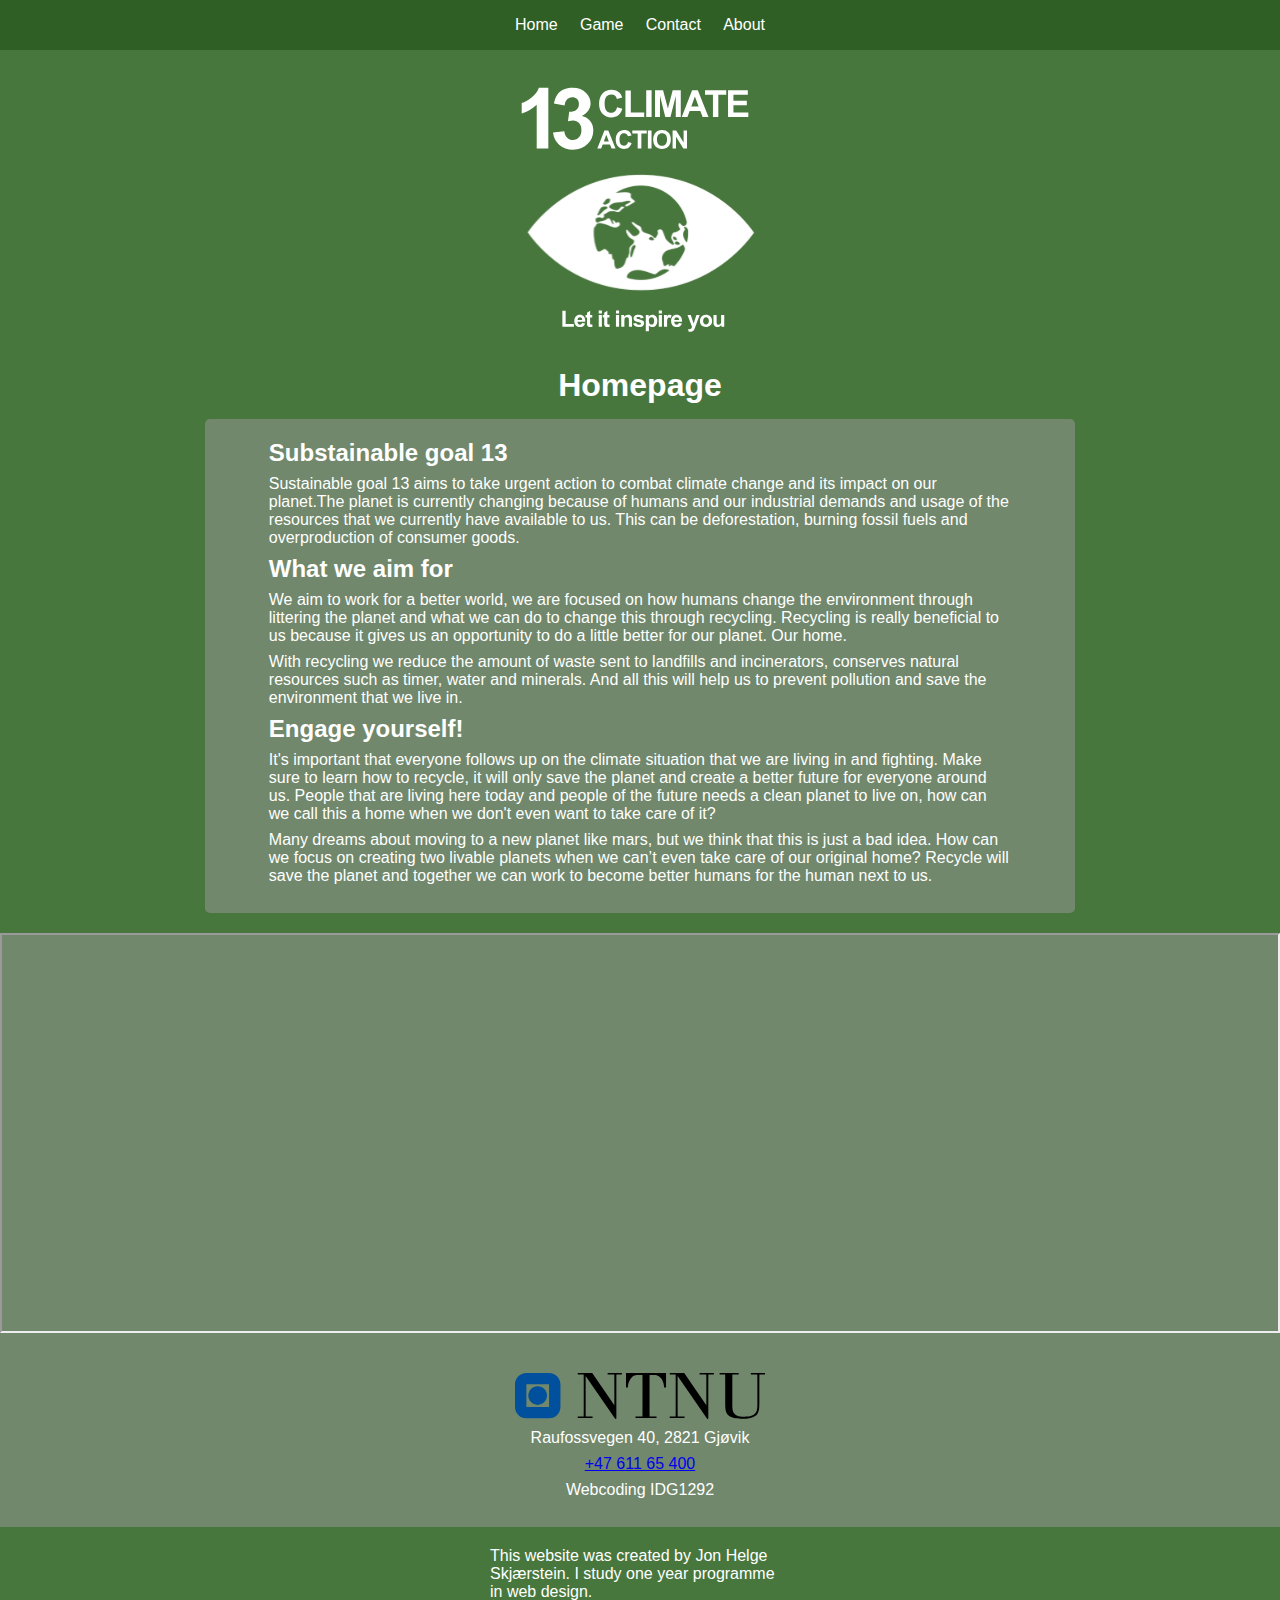
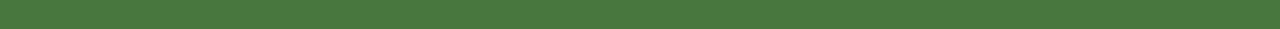
<file: index.html>
<!DOCTYPE html>
<html lang="en">

<head>
    <meta charset="UTF-8">
    <meta http-equiv="X-UA-Compatible" content="IE=edge">
    <meta name="viewport" content="width=device-width, initial-scale=1.0">
    <link rel="stylesheet" href="./style.css">
    <link rel="icon" href="./img/favicon.png">
    <title>Homepage</title>
</head>

<body>
    <header>
        <nav>
            <ul>
                <li><a href="./index.html">Home</a></li>
                <li><a href="./game.html">Game</a></li>
                <li><a href="./contact.html">Contact</a></li>
                <li><a href="./about.html">About</a></li>
            </ul>
        </nav>
    </header>
    <main>
        <div class="goal13">
            <img src="./img/Goal13.svg" alt="Goal 13">
        </div>
        <h1>Homepage</h1>
        <article>
            <h2>Substainable goal 13</h2>
            <p>
                Sustainable goal 13 aims to take urgent action to combat climate change and its impact on our planet.The
                planet is currently changing because of humans and our industrial demands and usage of the resources
                that we currently have available to us. This can be deforestation, burning fossil fuels and
                overproduction of consumer goods.
            </p>
            <h2>What we aim for</h2>
            <p>
                We aim to work for a better world, we are focused on how humans change the environment through littering
                the planet and what we can do to change this through recycling. Recycling is really beneficial to us
                because it gives us an opportunity to do a little better for our planet. Our home.
            </p>
            <p>
                With recycling we reduce the amount of waste sent to landfills and incinerators, conserves natural
                resources such as timer, water and minerals. And all this will help us to prevent pollution and save the
                environment that we live in.
            </p>
            <h2>Engage yourself!</h2>
            <p>
                It's important that everyone follows up on the climate situation that we are living in and fighting.
                Make sure to learn how to recycle, it will only save the planet and create a better future for everyone
                around us. People that are living here today and people of the future needs a clean planet to live on,
                how can we call this a home when we don't even want to take care of it?
            </p>
            <p>
                Many dreams about moving to a new planet like mars, but we think that this is just a bad idea. How can
                we focus on creating two livable planets when we can’t even take care of our original home? Recycle will
                save the planet and together we can work to become better humans for the human next to us.
            </p>
        </article>
    </main>
    <footer>
        <div class="ntnu-logo">
            <iframe
                src="https://www.google.com/maps/embed?pb=!1m18!1m12!1m3!1d1947.095541868066!2d10.679998651840831!3d60.789731782106045!2m3!1f0!2f0!3f0!3m2!1i1024!2i768!4f13.1!3m3!1m2!1s0x4641da14f48bc6d1%3A0x15d7b34504988672!2sNTNU%20i%20Gj%C3%B8vik!5e0!3m2!1sno!2sno!4v1669051239756!5m2!1sno!2sno">
            </iframe>
            <img src="./img/NTNU-logo.svg" alt="NTNU Logo">
            <p>
                Raufossvegen 40, 2821 Gjøvik
            </p>
            <p>
                <a href="tel:+4761165400">+47 611 65 400</a>
            </p>
            <p>
                Webcoding IDG1292
            </p>
        </div>
        <div class="personal-credit">
            <p>
                This website was created by Jon Helge Skjærstein. I study one year programme in web design.
            </p>
        </div>
    </footer>
</body>

</html>
</file>
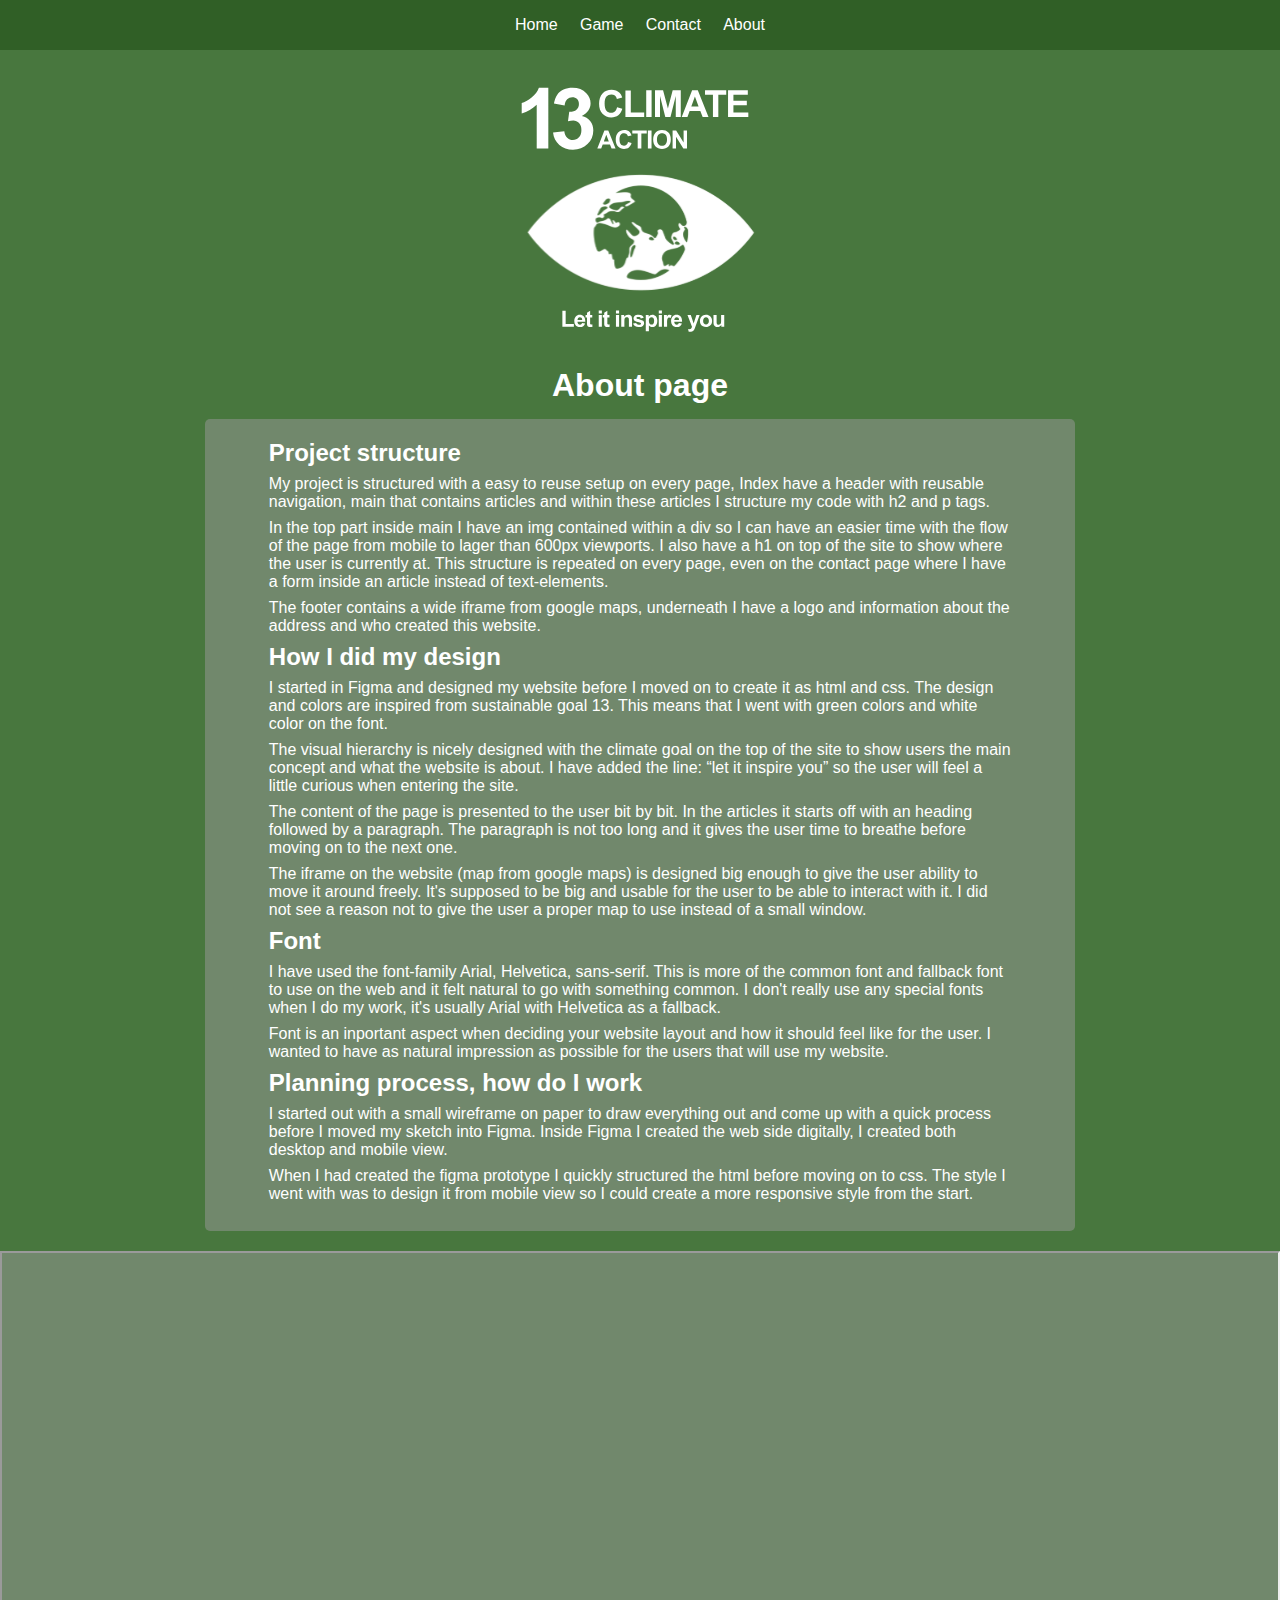
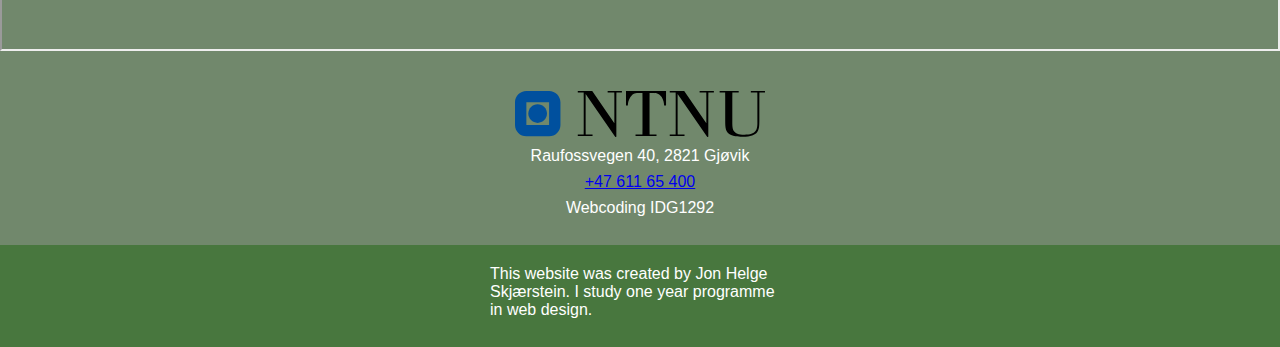
<file: about.html>
<!DOCTYPE html>
<html lang="en">

<head>
    <meta charset="UTF-8">
    <meta http-equiv="X-UA-Compatible" content="IE=edge">
    <meta name="viewport" content="width=device-width, initial-scale=1.0">
    <link rel="stylesheet" href="./style.css">
    <link rel="icon" href="./img/favicon.png">
    <title>About</title>
</head>

<body>
    <header>
        <nav>
            <ul>
                <li><a href="./index.html">Home</a></li>
                <li><a href="./game.html">Game</a></li>
                <li><a href="./contact.html">Contact</a></li>
                <li><a href="./about.html">About</a></li>
            </ul>
        </nav>
    </header>
    <main>
        <div class="goal13">
            <img src="./img/Goal13.svg" alt="Goal 13">
        </div>
        <h1>About page</h1>
        <article>
            <h2>Project structure</h2>
            <p>
                My project is structured with a easy to reuse setup on every page, Index have a header with reusable
                navigation, main that contains articles and within these articles I structure my code with h2 and p
                tags.
            </p>
            <p>
                In the top part inside main I have an img contained within a div so I can have an easier time with the
                flow of the page from mobile to lager than 600px viewports. I also have a h1 on top of the site to show
                where the user is currently at. This structure is repeated on every page, even on the contact page where
                I have a form inside an article instead of text-elements.
            </p>
            <p>
                The footer contains a wide iframe from google maps, underneath I have a logo and information about the
                address and who created this website.
            </p>
            <h2>How I did my design</h2>
            <p>
                I started in Figma and designed my website before I moved on to create it as html and css. The design
                and colors are inspired from sustainable goal 13. This means that I went with green colors and white
                color on the font.
            </p>
            <p>
                The visual hierarchy is nicely designed with the climate goal on the top of the site to show users the
                main concept and what the website is about. I have added the line: “let it inspire you” so the user will
                feel a little curious when entering the site.
            </p>
            <p>
                The content of the page is presented to the user bit by bit. In the articles it starts off with an
                heading followed by a paragraph. The paragraph is not too long and it gives the user time to breathe
                before moving on to the next one.
            </p>
            <p>
                The iframe on the website (map from google maps) is designed big enough to give the user ability to move
                it around freely. It's supposed to be big and usable for the user to be able to interact with it. I did
                not see a reason not to give the user a proper map to use instead of a small window.
            </p>
            <h2>Font</h2>
            <p>
                I have used the font-family Arial, Helvetica, sans-serif. This is more of the common font and fallback
                font to use on the web and it felt natural to go with something common. I don't really use any special
                fonts when I do my work, it's usually Arial with Helvetica as a fallback.
            </p>
            <p>
                Font is an inportant aspect when deciding your website layout and how it should feel like for the user.
                I wanted to have as natural impression as possible for the users that will use my website.
            </p>

            <h2>Planning process, how do I work</h2>
            <p>
                I started out with a small wireframe on paper to draw everything out and come up with a quick process
                before I moved my sketch into Figma. Inside Figma I created the web side digitally, I created both
                desktop and mobile view.
            </p>
            <p>
                When I had created the figma prototype I quickly structured the html before moving on to css. The style
                I went with was to design it from mobile view so I could create a more responsive style from the start.
            </p>
        </article>
    </main>
    <footer>
        <div class="ntnu-logo">
            <iframe
                src="https://www.google.com/maps/embed?pb=!1m18!1m12!1m3!1d1947.095541868066!2d10.679998651840831!3d60.789731782106045!2m3!1f0!2f0!3f0!3m2!1i1024!2i768!4f13.1!3m3!1m2!1s0x4641da14f48bc6d1%3A0x15d7b34504988672!2sNTNU%20i%20Gj%C3%B8vik!5e0!3m2!1sno!2sno!4v1669051239756!5m2!1sno!2sno">
            </iframe>
            <img src="./img/NTNU-logo.svg" alt="NTNU Logo">
            <p>
                Raufossvegen 40, 2821 Gjøvik
            </p>
            <p>
                <a href="tel:+4761165400">+47 611 65 400</a>
            </p>
            <p>
                Webcoding IDG1292
            </p>
        </div>
        <div class="personal-credit">
            <p>
                This website was created by Jon Helge Skjærstein. I study one year programme in web design.
            </p>
        </div>
    </footer>
</body>

</html>
</file>
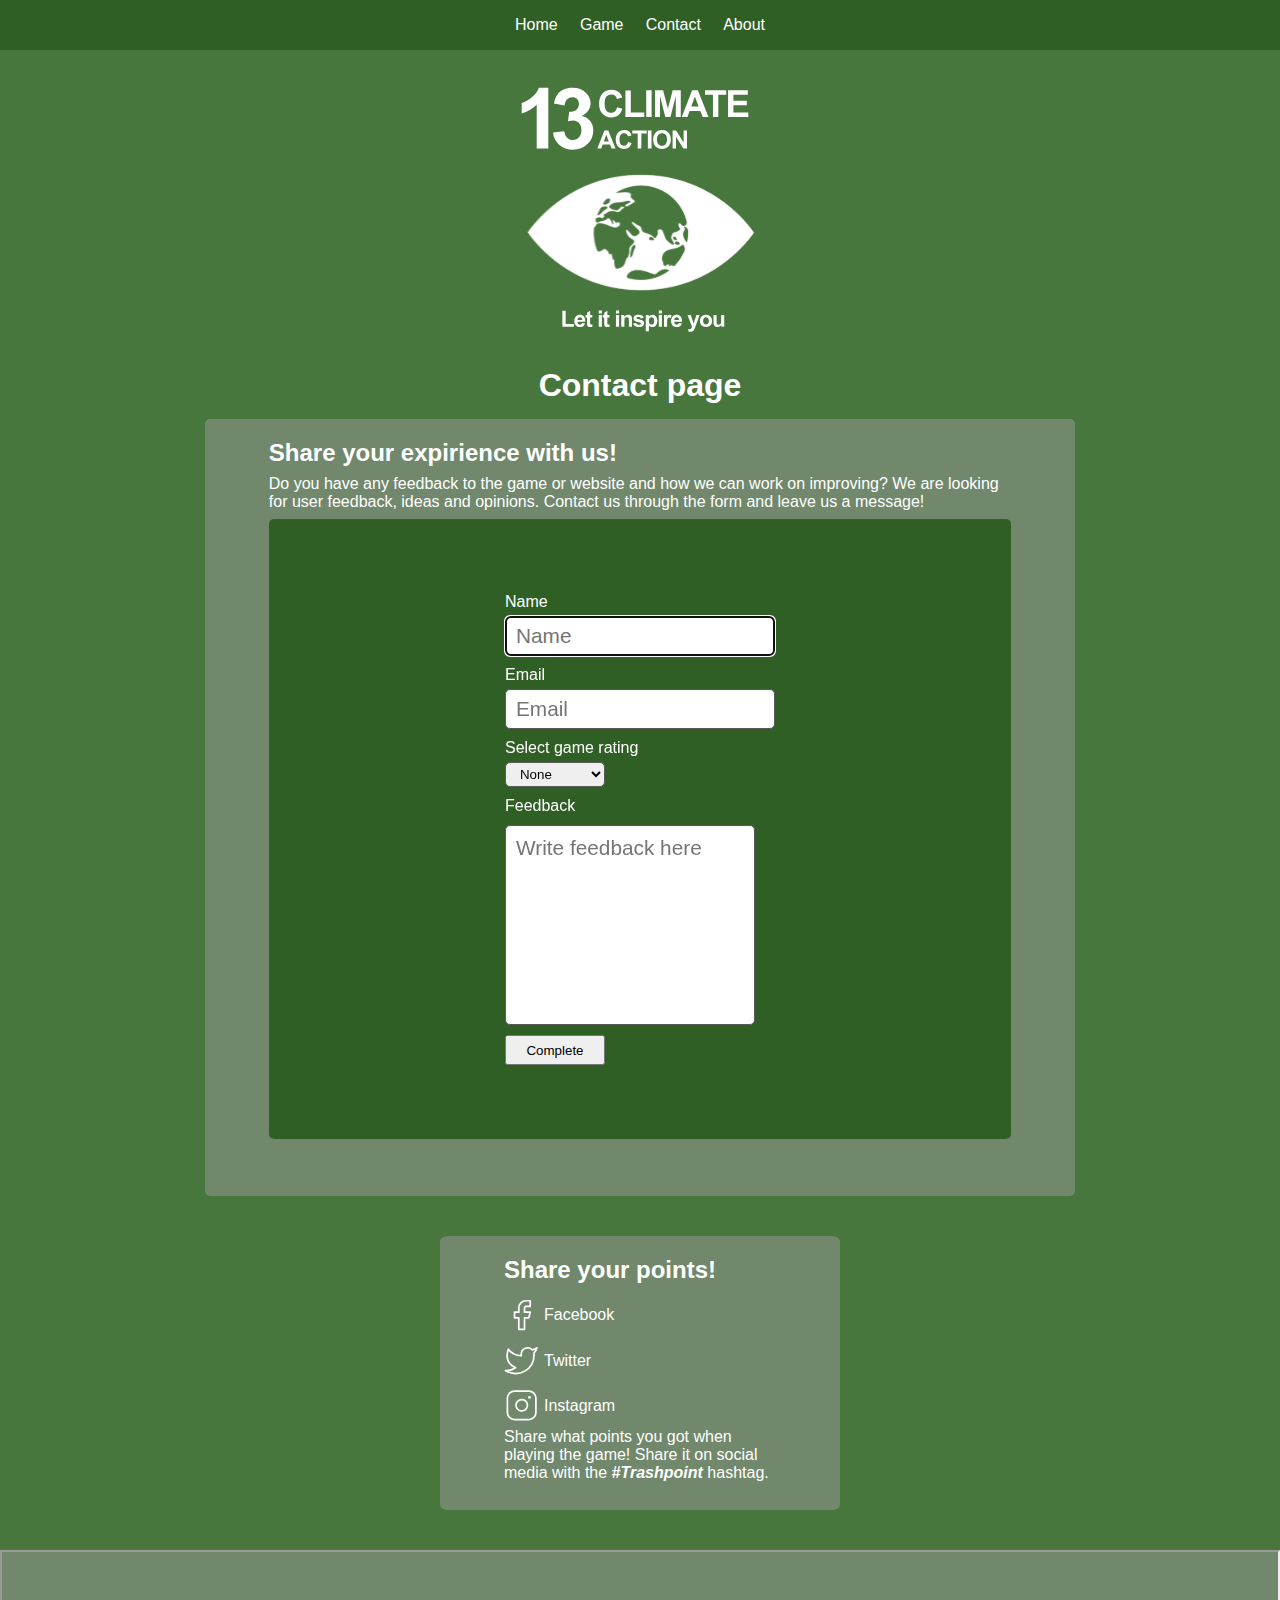
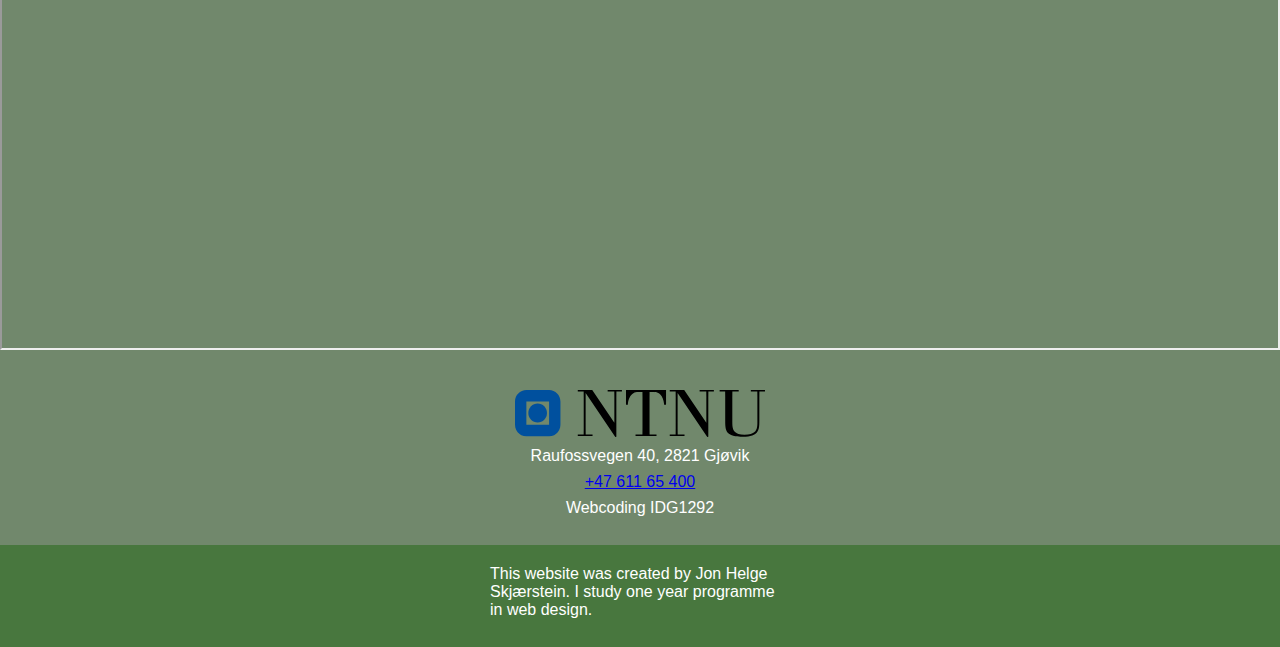
<file: contact.html>
<!DOCTYPE html>
<html lang="en">

<head>
    <meta charset="UTF-8">
    <meta http-equiv="X-UA-Compatible" content="IE=edge">
    <meta name="viewport" content="width=device-width, initial-scale=1.0">
    <link rel="stylesheet" href="./style.css">
    <link rel="icon" href="./img/favicon.png">
    <title>Contact</title>
</head>

<body>
    <header>
        <nav>
            <ul>
                <li><a href="./index.html">Home</a></li>
                <li><a href="./game.html">Game</a></li>
                <li><a href="./contact.html">Contact</a></li>
                <li><a href="./about.html">About</a></li>
            </ul>
        </nav>
    </header>
    <main>
        <div class="goal13">
            <img src="./img/Goal13.svg" alt="Goal 13">
        </div>
        <h1>Contact page</h1>
        <article>
            <div class="form-text">
                <h2>Share your expirience with us!</h2>
                <p>
                    Do you have any feedback to the game or website and how we can work on improving? We are looking for
                    user feedback, ideas and opinions. Contact us through the form and leave us a message!
                </p>
            </div>
            <div class="form-wrap">
                <form id="form" action="./contact.html">
                    <div class="name">
                        <label for="firstname">Name</label>
                        <input id="firstname" type="text" name="full_name" placeholder="Name" autofocus="autofocus"
                            value="" required>
                    </div>
                    <div class="email">
                        <label for="emailaddr">Email</label>
                        <input id="emailaddr" type="email" name="emailaddr" placeholder="Email" required>
                    </div>
                    <div class="rating">
                        <label for="rating">Select game rating</label>
                        <select id="rating" name="rating" required>
                            <option value="" selected>None</option>
                            <option value="bad">Bad</option>
                            <option value="good">Good</option>
                            <option value="super">Super</option>
                        </select>
                    </div>
                    <div class="feedback">
                        <label for="textarea">Feedback</label>
                        <textarea id="textarea" name="textarea" placeholder="Write feedback here"></textarea>
                    </div>
                    <button type="submit" name="submit">Complete</button>
                </form>
            </div>
        </article>
        <article class="social">
            <h2>Share your points!</h2>
            <a href="https://www.facebook.com/"><img src="./img/facebook.svg" alt="Facebook">Facebook</a>
            <a href="https://twitter.com/"><img src="./img/twitter.svg" alt="Twitter">Twitter</a>
            <a href="https://www.instagram.com/"><img src="./img/instagram.svg" alt="Instagram">Instagram</a>
            <p>
                Share what points you got when playing the game! Share it on social media with the
                <span>#Trashpoint</span> hashtag.
            </p>
        </article>
    </main>
    <footer>
        <div class="ntnu-logo">
            <iframe
                src="https://www.google.com/maps/embed?pb=!1m18!1m12!1m3!1d1947.095541868066!2d10.679998651840831!3d60.789731782106045!2m3!1f0!2f0!3f0!3m2!1i1024!2i768!4f13.1!3m3!1m2!1s0x4641da14f48bc6d1%3A0x15d7b34504988672!2sNTNU%20i%20Gj%C3%B8vik!5e0!3m2!1sno!2sno!4v1669051239756!5m2!1sno!2sno">
            </iframe>
            <img src="./img/NTNU-logo.svg" alt="NTNU Logo">
            <p>
                Raufossvegen 40, 2821 Gjøvik
            </p>
            <p>
                <a href="tel:+4761165400">+47 611 65 400</a>
            </p>
            <p>
                Webcoding IDG1292
            </p>
        </div>
        <div class="personal-credit">
            <p>
                This website was created by Jon Helge Skjærstein. I study one year programme in web design.
            </p>
        </div>
    </footer>
</body>

</html>
</file>
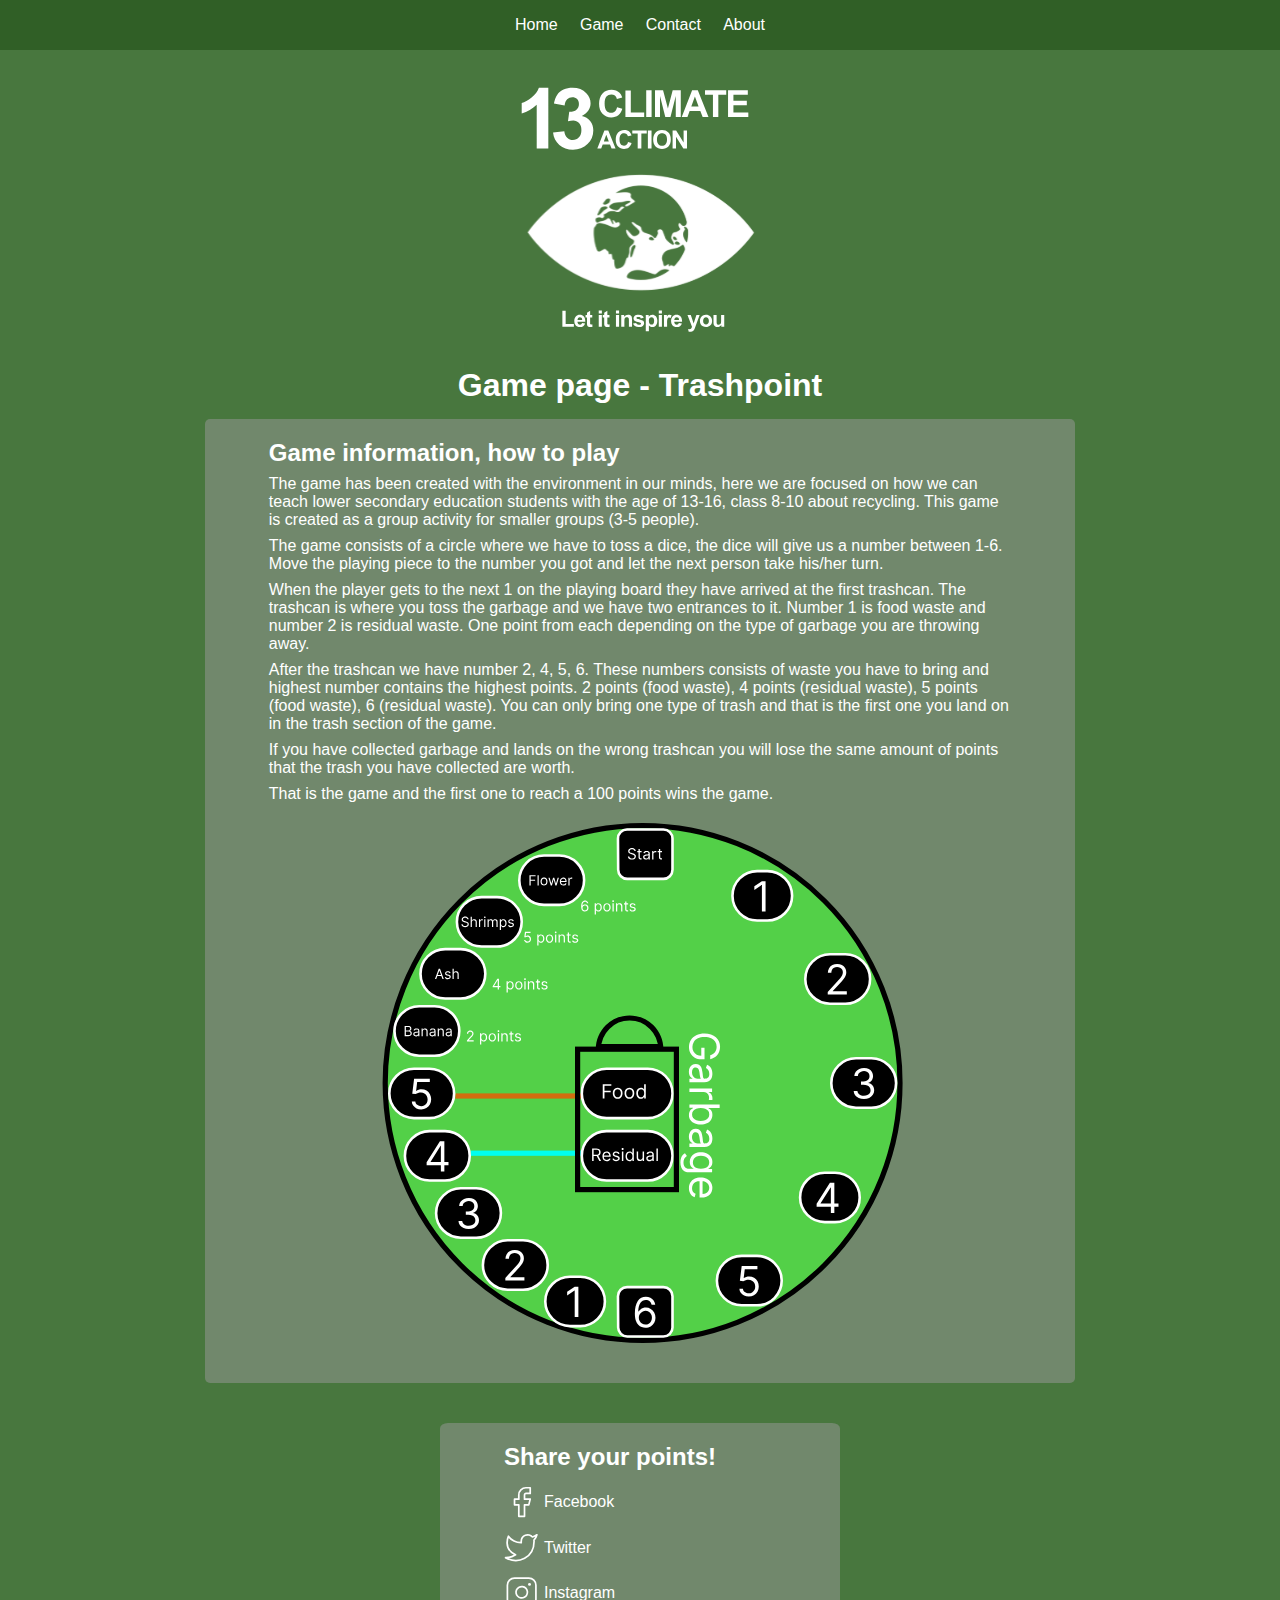
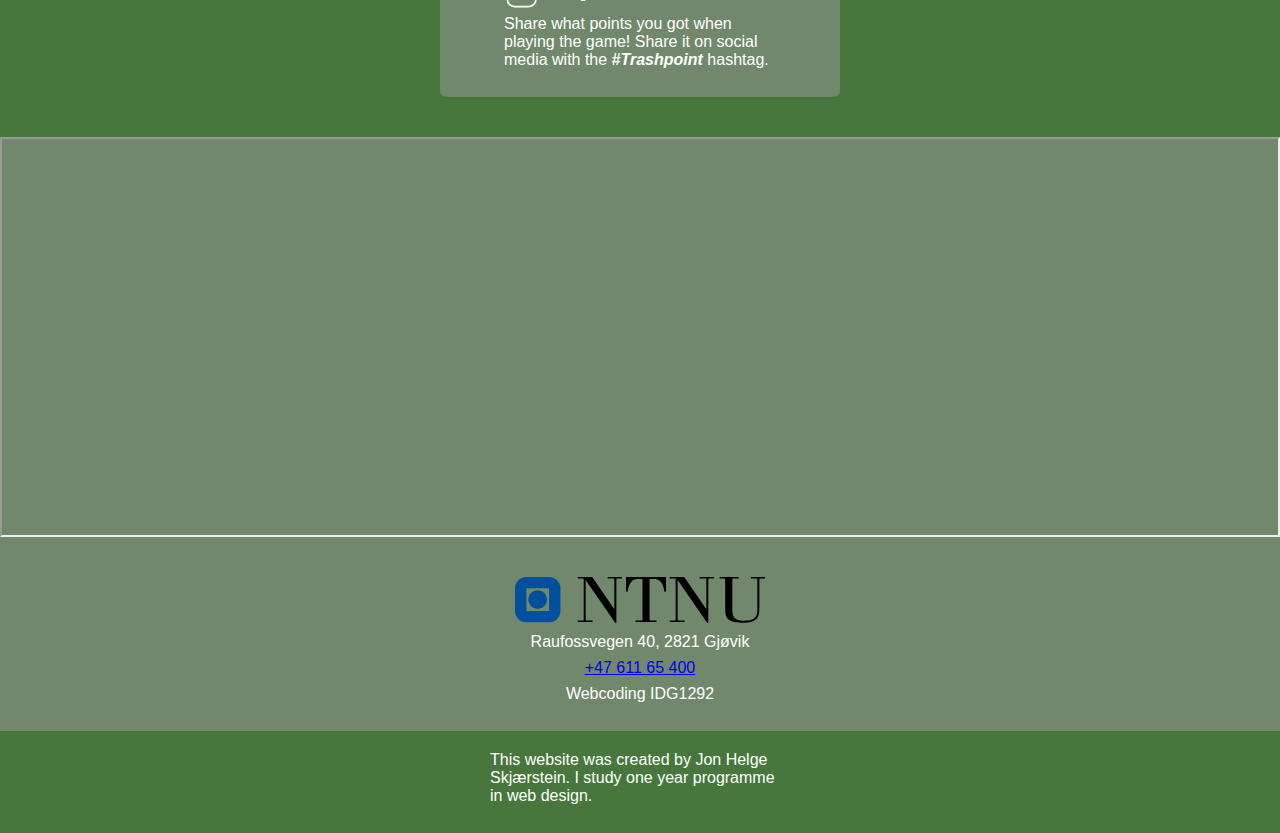
<file: game.html>
<!DOCTYPE html>
<html lang="en">

<head>
    <meta charset="UTF-8">
    <meta http-equiv="X-UA-Compatible" content="IE=edge">
    <meta name="viewport" content="width=device-width, initial-scale=1.0">
    <link rel="stylesheet" href="./style.css">
    <link rel="icon" href="./img/favicon.png">
    <title>Gamepage</title>
</head>

<body>
    <header>
        <nav>
            <ul>
                <li><a href="./index.html">Home</a></li>
                <li><a href="./game.html">Game</a></li>
                <li><a href="./contact.html">Contact</a></li>
                <li><a href="./about.html">About</a></li>
            </ul>
        </nav>
    </header>
    <main>
        <div class="goal13">
            <img src="./img/Goal13.svg" alt="Goal 13">
        </div>
        <h1>Game page - Trashpoint</h1>
        <article>
            <h2>Game information, how to play</h2>
            <p>
                The game has been created with the environment in our minds, here we are focused on how we can teach
                lower secondary education students with the age of 13-16, class 8-10 about recycling. This game is
                created as a group activity for smaller groups (3-5 people).

            </p>
            <p>
                The game consists of a circle where we have to toss a dice, the dice will give us a number between 1-6.
                Move the playing piece to the number you got and let the next person take his/her turn.
            </p>
            <p>
                When the player gets to the next 1 on the playing board they have arrived at the first trashcan. The
                trashcan is where you toss the garbage and we have two entrances to it. Number 1 is food waste and
                number 2 is residual waste. One point from each depending on the type of garbage you are throwing away.
            </p>
            <p>
                After the trashcan we have number 2, 4, 5, 6. These numbers consists of waste you have to bring and
                highest number contains the highest points. 2 points (food waste), 4 points (residual waste), 5 points
                (food waste), 6 (residual waste). You can only bring one type of trash and that is the first one you
                land on in the trash section of the game.
            </p>
            <p>
                If you have collected garbage and lands on the wrong trashcan you will lose the same amount of points
                that the trash you have collected are worth.
            </p>
            <p>
                That is the game and the first one to reach a 100 points wins the game.
            </p>
            <div class="game-img">
                <img src="./img/game.svg" alt="Trashpoint game">
            </div>
        </article>
        <article class="social">
            <h2>Share your points!</h2>
            <a href="https://www.facebook.com/"><img src="./img/facebook.svg" alt="Facebook">Facebook</a>
            <a href="https://twitter.com/"><img src="./img/twitter.svg" alt="Twitter">Twitter</a>
            <a href="https://www.instagram.com/"><img src="./img/instagram.svg" alt="Instagram">Instagram</a>
            <p>
                Share what points you got when playing the game! Share it on social media with the
                <span>#Trashpoint</span> hashtag.
            </p>
        </article>
    </main>
    <footer>
        <div class="ntnu-logo">
            <iframe
                src="https://www.google.com/maps/embed?pb=!1m18!1m12!1m3!1d1947.095541868066!2d10.679998651840831!3d60.789731782106045!2m3!1f0!2f0!3f0!3m2!1i1024!2i768!4f13.1!3m3!1m2!1s0x4641da14f48bc6d1%3A0x15d7b34504988672!2sNTNU%20i%20Gj%C3%B8vik!5e0!3m2!1sno!2sno!4v1669051239756!5m2!1sno!2sno">
            </iframe>
            <img src="./img/NTNU-logo.svg" alt="NTNU Logo">
            <p>
                Raufossvegen 40, 2821 Gjøvik
            </p>
            <p>
                <a href="tel:+4761165400">+47 611 65 400</a>
            </p>
            <p>
                Webcoding IDG1292
            </p>
        </div>
        <div class="personal-credit">
            <p>
                This website was created by Jon Helge Skjærstein. I study one year programme in web design.
            </p>
        </div>
    </footer>
</body>

</html>
</file>
<file: style.css>
* {
    margin: 0;
    padding: 0;
    box-sizing: border-box;
}

body {
    background-color: #48773E;
}

body,
textarea,
input[type=text],
input[type=email] {
    font-family: Arial, Helvetica, sans-serif;
}

body,
nav ul li a,
.social a {
    color: #FFFFFF
}

nav {
    height: 50px;
}

nav,
nav ul,
main,
.goal13,
.social,
.social a,
.game-img,
.name,
.email,
.rating,
.feedback,
.ntnu-logo,
.personal-credit {
    display: flex;
}

nav,
.goal13,
.personal-credit {
    justify-content: center;
}

nav,
.social a,
.game-img,
.ntnu-logo,
.personal-credit {
    align-items: center;
}

nav,
.form-wrap {
    background-color: #305F26;
}

nav ul {
    list-style: none;
    justify-content: space-between;
}

nav ul,
.goal13 img,
.ntnu-logo img {
    width: 250px;
}

nav ul li a,
.social a {
    text-decoration: none;
}

main {
    margin: 20px 0 0 0;
}

main,
.social,
.name,
.email,
.rating,
.feedback,
.ntnu-logo {
    flex-direction: column;
}

h1 {
    margin: 20px 5%;
}

article {
    padding: 20px 5%;
}

article,
.ntnu-logo {
    background-color: rgba(154, 154, 154, 0.5);
}

article h2,
p {
    margin-bottom: 8px;
}

/* Game page socials */

.social {
    margin: 20px 18%;
    border-radius: 2%;
}

.social img {
    margin: 5px 5px 5px 0;
}

.social p span {
    font-weight: bold;
    font-style: italic;
}

.game-img {
    margin: 20px;
}

.game-img img,
iframe,
.ntnu-logo,
.personal-credit {
    width: 100%;
}

/* Contact page */

.form-wrap {
    padding: 10%;
}

.form-wrap,
input[type=text],
input[type=email],
textarea,
select,
article {
    border-radius: 5px;
}

.name,
.email,
.rating,
.feedback {
    justify-content: left;
}

label {
    margin-bottom: 5px;
}

input[type=text],
input[type=email] {
    height: 40px;
    width: 270px;
}

select {
    height: 25px;
}

button,
select {
    width: 100px;
    ;
}

input[type=text],
input[type=email],
textarea,
select,
.ntnu-logo {
    margin-bottom: 10px;
}

input[type=text],
input[type=email],
textarea,
select {
    border: 1px solid #5A5A5A;
    padding-left: 10px;
}

textarea {
    resize: none;
    height: 200px;
    margin-top: 5px;
    padding: 10px;
}

textarea{
    width: 250px;
}

.personal-credit p {
    width: 300px;
}

textarea,
input[type=text],
input[type=email] {
    font-size: 1.3em;
}

button {
    height: 30px;
}

.form-wrap {
    margin-bottom: 5%;
}

/* Footer */

iframe {
    height: 400px;
    margin-bottom: 40px;
}

.ntnu-logo {
    padding-bottom: 20px;
}

.ntnu-logo img {
    padding-bottom: 10px;
}

.ntnu-logo p {
    text-align: center;
}

.personal-credit {
    margin: 20px 0;
}

/* Over 600px */
@media only screen and (min-width: 600px) {

    main,
    .form-wrap {
        align-items: center;
    }


    .goal13 {
        margin-bottom: 20px;
    }

    h1 {
        margin: 15px 0;
    }

    article {
        margin: 0 10% 20px 10%;
        width: 68%;
    }

    .social {
        width: 400px;
        margin-bottom: 40px;
    }

    .form-wrap {
        display: flex;
        justify-content: center;
    }
}
</file>
